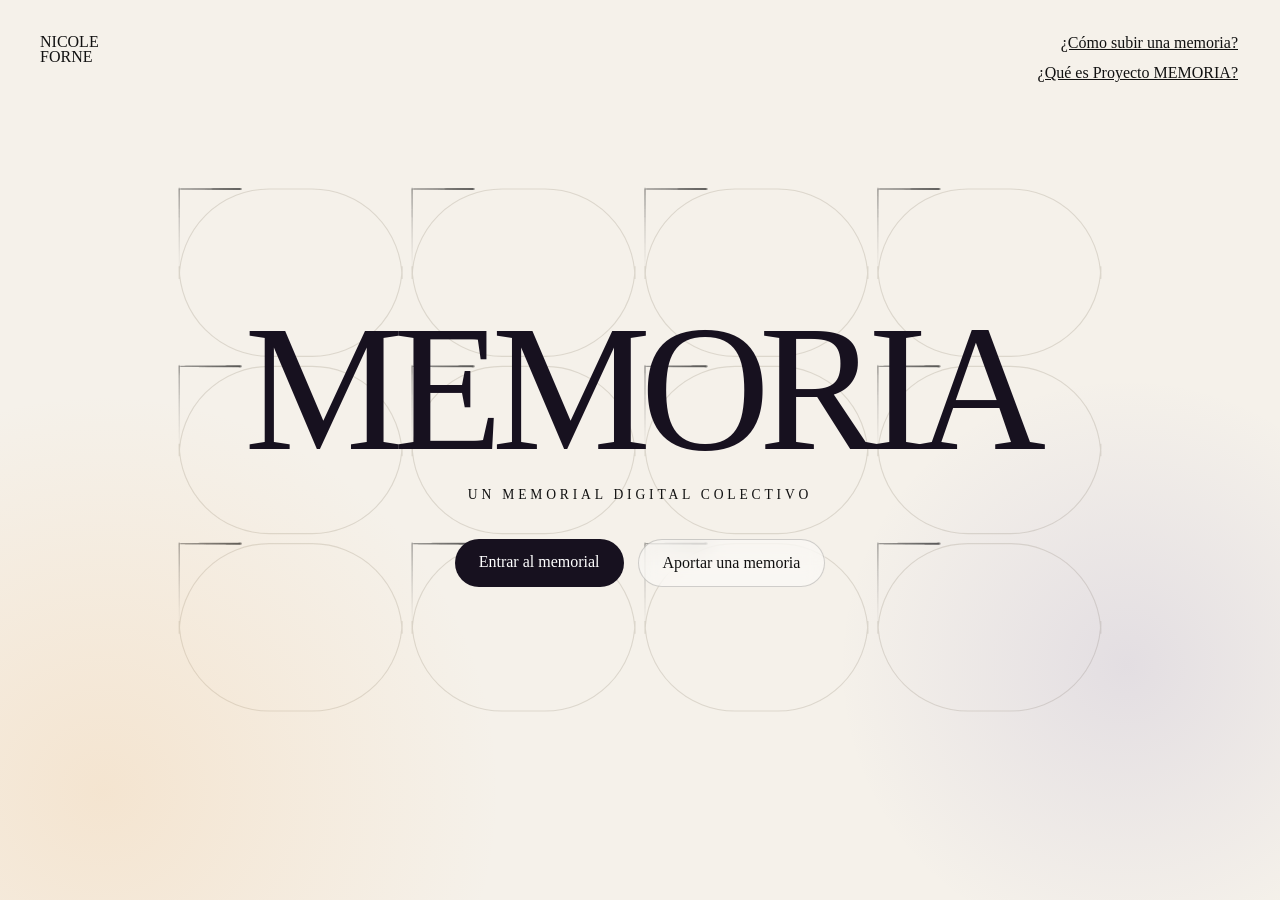
<file: index.html>
<!-- index.html -->

<!DOCTYPE html>
<html lang="es">
<head>
  <meta charset="UTF-8">
  <meta name="viewport" content="width=device-width, initial-scale=1.0">
  <title>AAA amongus</title>
  <link rel="stylesheet" href="style.css">
</head>

<body class="lobby-page">

  <canvas id="lobbyCanvas"></canvas>

  <div class="brand">Nicole<br>Forne</div>

  <nav class="lobby-links">
    <a href="aportar.html">¿Cómo subir una memoria?</a>
    <a href="proyecto.html">¿Qué es Proyecto MEMORIA?</a>
  </nav>

  <main class="lobby-content">
    <h1>MEMORIA</h1>
    <p>Un memorial digital colectivo</p>

    <div class="lobby-actions">
      <a href="memorial.html">Entrar al memorial</a>
      <a href="aportar.html">Aportar una memoria</a>
    </div>
  </main>

  <script src="lobby.js"></script>
</body>
</html>
</file>
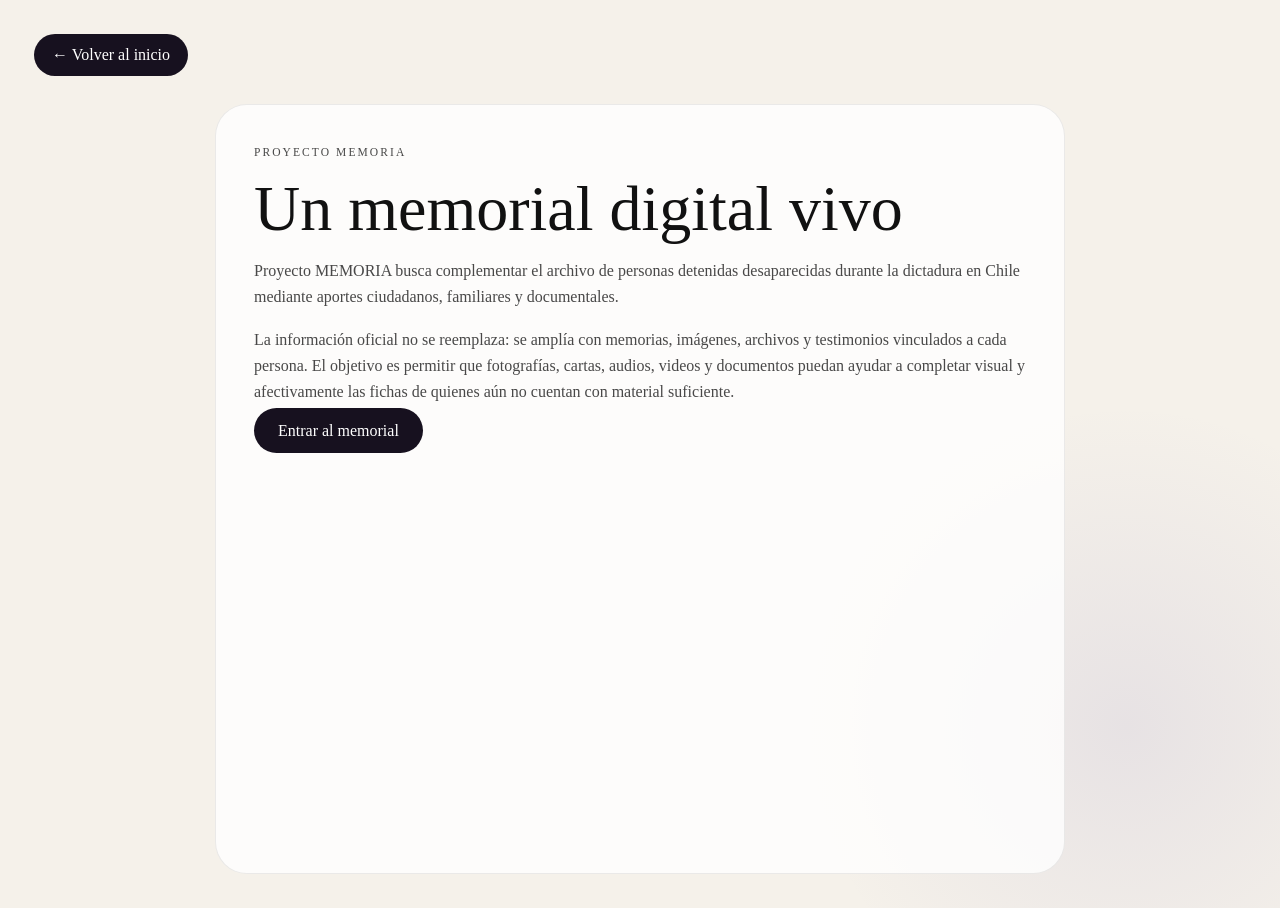
<file: proyecto.html>
<!DOCTYPE html>
<html lang="es">
<head>
  <meta charset="UTF-8">
  <meta name="viewport" content="width=device-width, initial-scale=1.0">
  <title>Sobre el proyecto | Proyecto MEMORIA</title>
  <link rel="stylesheet" href="style.css">
</head>

<body class="content-page">

  <a class="back-button" href="index.html">← Volver al inicio</a>

  <main class="content-card about-card">
    <p class="eyebrow">Proyecto MEMORIA</p>
    <h1>Un memorial digital vivo</h1>

    <p>
      Proyecto MEMORIA busca complementar el archivo de personas detenidas desaparecidas durante la dictadura
      en Chile mediante aportes ciudadanos, familiares y documentales.
    </p>

    <p>
      La información oficial no se reemplaza: se amplía con memorias, imágenes, archivos y testimonios
      vinculados a cada persona. El objetivo es permitir que fotografías, cartas, audios, videos y documentos
      puedan ayudar a completar visual y afectivamente las fichas de quienes aún no cuentan con material suficiente.
    </p>

    <a class="main-link" href="memorial.html">Entrar al memorial</a>
  </main>

</body>
</html>
</file>
<file: style.css>
*{
  margin:0;
  padding:0;
  box-sizing:border-box;
}

html, body{
  width:100%;
  min-height:100%;
}

body{
  font-family:Georgia, "Times New Roman", serif;
  background:#f5f1ea;
  color:#111;
  overflow-x:hidden;
}

a{
  color:inherit;
  text-decoration:none;
}

button{
  font-family:inherit;
  border:none;
  cursor:pointer;
}

/* LOBBY */

.lobby-page{
  min-height:100vh;
  position:relative;
  overflow:hidden;
}

#lobbyCanvas{
  position:absolute;
  inset:0;
  width:100%;
  height:100%;
  z-index:0;
}

.lobby-page::after{
  content:"";
  position:absolute;
  inset:0;
  z-index:1;
  pointer-events:none;
  background:
    radial-gradient(circle at 8% 88%, rgba(242,184,116,0.22), transparent 28%),
    radial-gradient(circle at 88% 74%, rgba(107,95,174,0.13), transparent 22%);
}

.brand{
  position:absolute;
  top:34px;
  left:40px;
  z-index:3;
  text-transform:uppercase;
  line-height:0.95;
  font-size:1rem;
}

.lobby-links{
  position:absolute;
  top:34px;
  right:42px;
  z-index:3;
  display:grid;
  gap:12px;
  justify-items:end;
}

.lobby-links a{
  text-decoration:underline;
}

.lobby-content{
  position:relative;
  z-index:3;
  min-height:100vh;
  display:flex;
  flex-direction:column;
  justify-content:center;
  align-items:center;
  text-align:center;
  padding:32px;
}

.lobby-content h1{
  font-size:clamp(4.5rem, 14vw, 13rem);
  line-height:0.85;
  letter-spacing:-0.06em;
  font-weight:400;
  color:#17111f;
}

.lobby-content p{
  margin-top:22px;
  text-transform:uppercase;
  letter-spacing:0.28em;
  font-size:0.85rem;
}

.lobby-actions{
  margin-top:36px;
  display:flex;
  gap:14px;
  flex-wrap:wrap;
  justify-content:center;
}

.lobby-actions a,
.main-link{
  padding:14px 24px;
  border-radius:999px;
  background:#17111f;
  color:white;
}

.lobby-actions a:nth-child(2){
  background:rgba(255,255,255,0.42);
  color:#111;
  border:1px solid rgba(17,17,17,0.18);
  backdrop-filter:blur(10px);
}

/* MEMORIAL */

.memorial-page{
  min-height:100vh;
  display:grid;
  grid-template-columns:150px 1fr;
  background:#15120f;
  color:white;
}

.side-nav{
  min-height:100vh;
  padding:28px 16px;
  background:rgba(0,0,0,0.46);
  backdrop-filter:blur(14px);
  display:flex;
  flex-direction:column;
  gap:12px;
  z-index:10;
}

.side-brand{
  text-transform:uppercase;
  line-height:0.95;
  font-size:1rem;
  margin-bottom:26px;
}

.side-nav a,
.side-nav button{
  width:100%;
  padding:12px;
  border-radius:14px;
  background:transparent;
  color:white;
  text-align:left;
}

.side-nav a:hover,
.side-nav button:hover{
  background:rgba(255,255,255,0.12);
}

.memorial-main{
  position:relative;
  min-height:100vh;
}

.viewer-toolbar{
  position:absolute;
  top:22px;
  left:50%;
  transform:translateX(-50%);
  z-index:8;
  display:flex;
  align-items:center;
  gap:10px;
  padding:10px 14px;
  border-radius:999px;
  background:rgba(0,0,0,0.55);
  backdrop-filter:blur(12px);
}

.viewer-toolbar button{
  width:36px;
  height:36px;
  border-radius:50%;
  background:transparent;
  color:white;
  border:1px solid rgba(255,255,255,0.32);
}

.viewer-toolbar span{
  font-size:0.82rem;
  opacity:0.86;
  white-space:nowrap;
}

.three-container{
  width:100%;
  height:100vh;
  background:
    linear-gradient(rgba(0,0,0,0.05), rgba(0,0,0,0.42)),
    radial-gradient(circle at 74% 62%, rgba(107,95,174,0.18), transparent 26%),
    radial-gradient(circle at 16% 80%, rgba(242,184,116,0.12), transparent 24%),
    #181410;
}

.letter-panel{
  position:absolute;
  right:28px;
  bottom:28px;
  z-index:8;
  width:min(360px, calc(100% - 56px));
  padding:22px;
  border-radius:24px;
  background:rgba(245,241,234,0.9);
  color:#111;
  backdrop-filter:blur(14px);
}

.eyebrow{
  font-size:0.72rem;
  text-transform:uppercase;
  letter-spacing:0.18em;
  margin-bottom:12px;
}

.letter-panel h2{
  font-size:2rem;
  font-weight:400;
  margin-bottom:8px;
}

.letter-panel p{
  line-height:1.5;
  opacity:0.74;
  margin-bottom:16px;
}

.letter-buttons{
  display:flex;
  gap:8px;
  flex-wrap:wrap;
  margin-bottom:14px;
}

.letter-buttons button{
  width:38px;
  height:38px;
  border-radius:50%;
  background:#17111f;
  color:white;
}

.letter-panel > button{
  width:100%;
  padding:12px 14px;
  border-radius:999px;
  margin-top:8px;
  background:#17111f;
  color:white;
}

/* CONTENT */

.content-page{
  min-height:100vh;
  padding:34px;
  background:
    radial-gradient(circle at 88% 80%, rgba(107,95,174,0.1), transparent 24%),
    #f5f1ea;
}

.back-button{
  display:inline-block;
  padding:12px 18px;
  border-radius:999px;
  background:#17111f;
  color:white;
  margin-bottom:28px;
}

.content-card{
  width:min(1100px, 100%);
  min-height:calc(100vh - 130px);
  margin:0 auto;
  display:grid;
  grid-template-columns:0.85fr 1fr;
  gap:42px;
  align-items:center;
  padding:38px;
  border-radius:32px;
  background:rgba(255,255,255,0.78);
  border:1px solid rgba(17,17,17,0.08);
}

.content-card h1{
  font-size:clamp(2rem, 5vw, 4rem);
  line-height:0.95;
  font-weight:400;
  margin-bottom:18px;
}

.content-card p{
  line-height:1.6;
  opacity:0.76;
  margin-bottom:18px;
}

.about-card{
  display:block;
  max-width:850px;
}

.memory-form{
  display:grid;
  gap:16px;
}

.memory-form label{
  display:grid;
  gap:8px;
  font-size:0.92rem;
}

input,
select,
textarea{
  width:100%;
  padding:14px;
  border-radius:16px;
  border:1px solid rgba(17,17,17,0.16);
  background:white;
  color:#111;
}

textarea{
  min-height:120px;
  resize:vertical;
}

.checkbox-label{
  grid-template-columns:auto 1fr;
  align-items:start;
}

.checkbox-label input{
  width:auto;
  margin-top:4px;
}

.memory-form button{
  padding:14px 18px;
  border-radius:999px;
  background:#17111f;
  color:white;
}

/* MODAL */

.modal{
  position:fixed;
  inset:0;
  display:none;
  justify-content:center;
  align-items:center;
  z-index:100;
  background:rgba(0,0,0,0.72);
  padding:24px;
}

.modal.active{
  display:flex;
}

.modal-content{
  width:min(520px, 92%);
  max-height:88vh;
  overflow:auto;
  position:relative;
  padding:24px;
  border-radius:28px;
  background:#f5f1ea;
  color:#111;
}

.close{
  position:absolute;
  right:16px;
  top:16px;
  width:36px;
  height:36px;
  border-radius:50%;
  background:#17111f;
  color:white;
}

#modalMedia img,
#modalMedia video{
  width:100%;
  max-height:300px;
  object-fit:cover;
  border-radius:18px;
  margin-bottom:18px;
}

#modalMedia audio{
  width:100%;
  margin:30px 0 18px;
}

#modalTitle{
  font-size:1.9rem;
  margin-bottom:8px;
}

#modalMeta{
  opacity:0.62;
  margin-bottom:14px;
}

#modalMessage{
  line-height:1.6;
  margin-bottom:16px;
}

#modalFiles{
  padding-left:18px;
  display:grid;
  gap:6px;
}

@media(max-width:900px){
  .memorial-page{
    grid-template-columns:1fr;
  }

  .side-nav{
    min-height:auto;
    flex-direction:row;
    overflow:auto;
  }

  .viewer-toolbar{
    width:calc(100% - 32px);
    flex-wrap:wrap;
    justify-content:center;
    border-radius:24px;
  }

  .content-card{
    grid-template-columns:1fr;
  }
}
</file>
